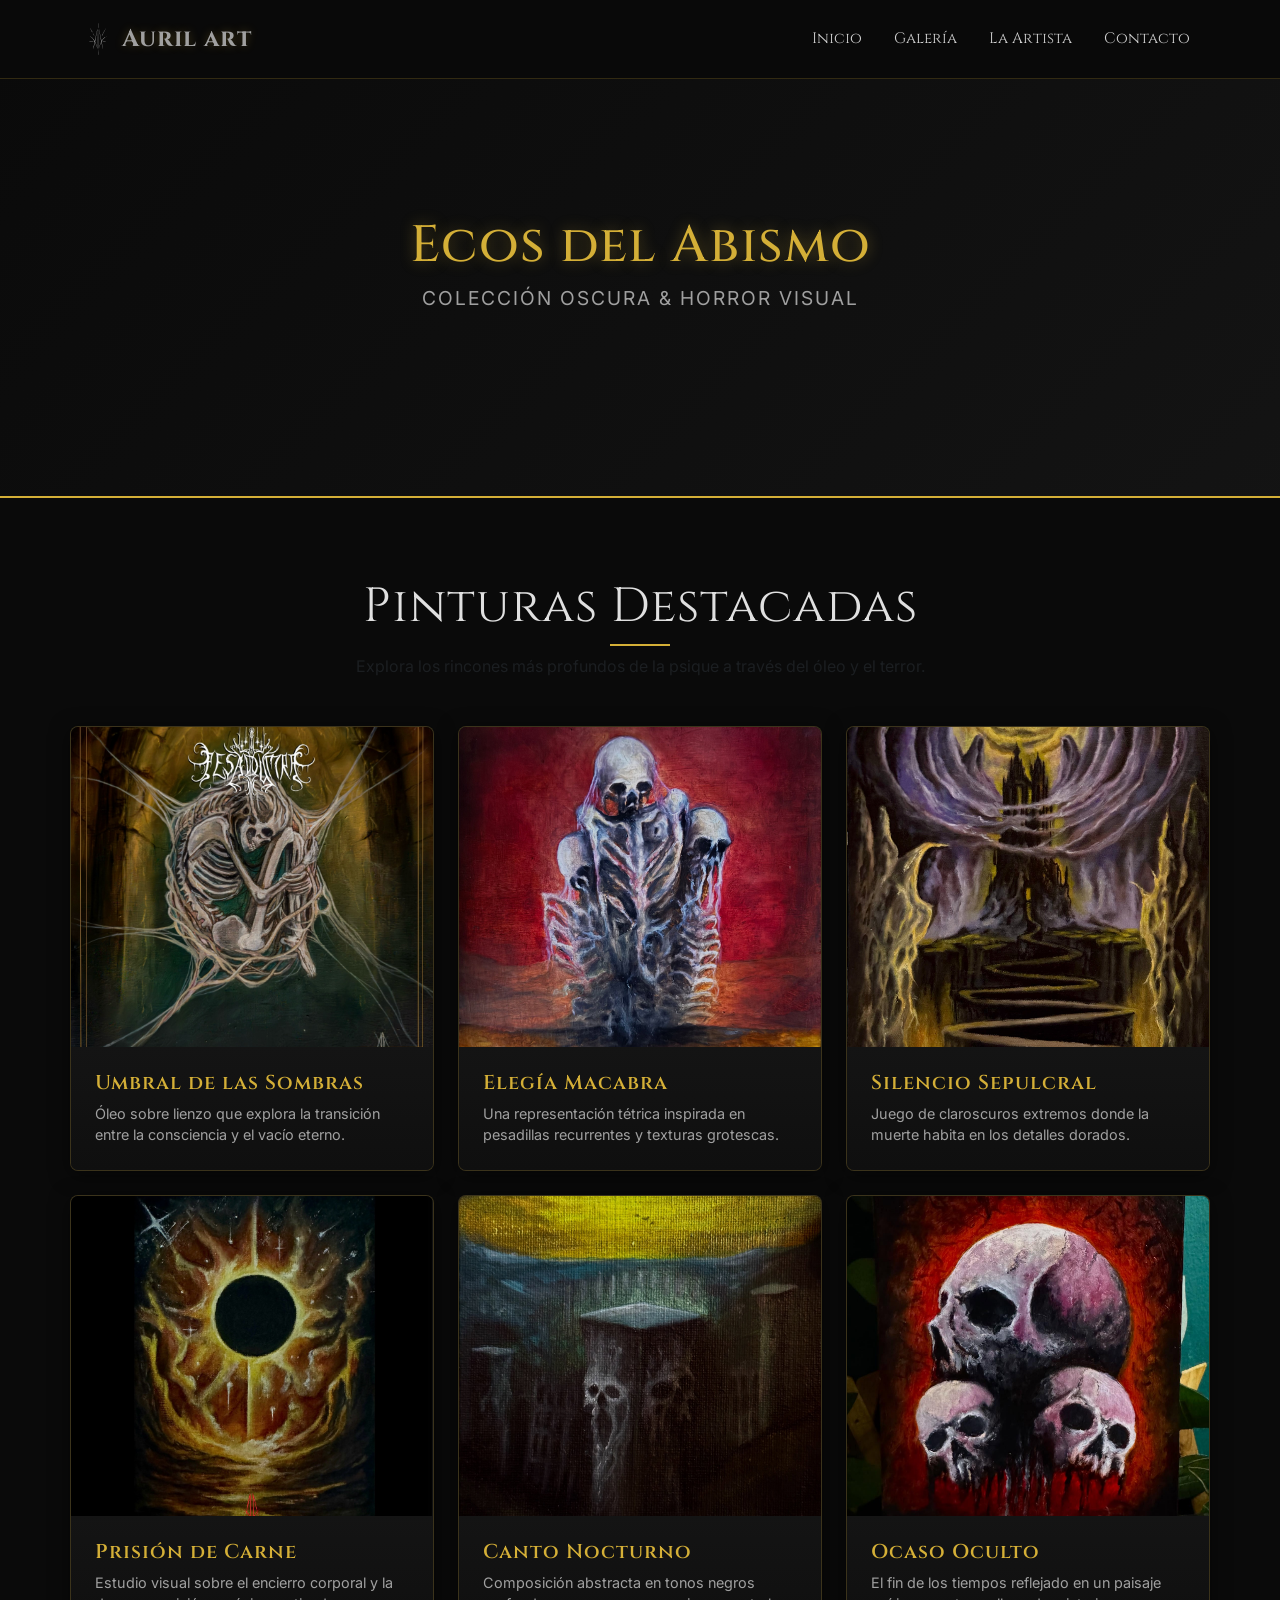
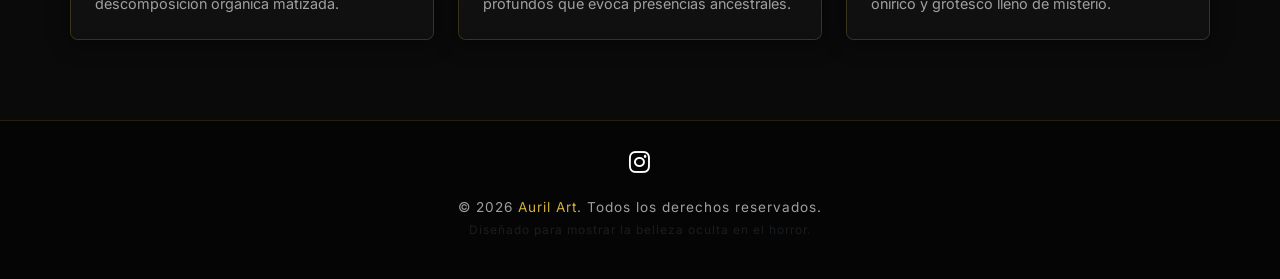
<file: index.html>
<!DOCTYPE html>
<html lang="es">

<head>
    <meta charset="UTF-8">
    <meta name="viewport" content="width=device-width, initial-scale=1.0">
    <title>Galería Nocturna | Arte Dark & Horror</title>
    <link href="https://cdn.jsdelivr.net/npm/bootstrap@5.3.0/dist/css/bootstrap.min.css" rel="stylesheet">
    <link
        href="https://fonts.googleapis.com/css2?family=Cinzel:wght@400;600;700&family=Inter:wght@300;400;500&display=swap"
        rel="stylesheet">
    <link rel="stylesheet" href="https://cdnjs.cloudflare.com/ajax/libs/font-awesome/6.4.0/css/all.min.css">
    <link rel="stylesheet" href="./CSS/styles.css">
</head>

<body>
    <header>
        <div id="navbar-placeholder"></div>
    </header>

    <section class="hero-banner mt-5">
        <div class="container hero-content">
            <h1 class="gold-title">Ecos del Abismo</h1>
            <p>Colección Oscura & Horror Visual</p>
        </div>
    </section>

    <main class="container gallery-container" id="galeria">
        <div class="text-center mb-5">
            <h2 class="gold-title display-5 mb-2">Pinturas Destacadas</h2>
            <div class="gold-divider"></div>
            <p class="text-muted mt-2">Explora los rincones más profundos de la psique a través del óleo y el terror.
            </p>
        </div>

        <div class="row g-4">
            <!-- Painting Item 1 -->
            <div class="col-sm-6 col-lg-4">
                <div class="art-card">
                    <div class="img-wrapper">
                        <img src="./img/paint-1.jpg"
                            alt="Umbral de las Sombras" loading="lazy">
                    </div>
                    <div class="art-info">
                        <h3 class="art-title">Umbral de las Sombras</h3>
                        <p class="art-desc">Óleo sobre lienzo que explora la transición entre la consciencia y el vacío
                            eterno.</p>
                    </div>
                </div>
            </div>

            <!-- Painting Item 2 -->
            <div class="col-sm-6 col-lg-4">
                <div class="art-card">
                    <div class="img-wrapper">
                        <img src="./img/paint-2.jpg"
                            alt="Elegía Macabra" loading="lazy">
                    </div>
                    <div class="art-info">
                        <h3 class="art-title">Elegía Macabra</h3>
                        <p class="art-desc">Una representación tétrica inspirada en pesadillas recurrentes y texturas
                            grotescas.</p>
                    </div>
                </div>
            </div>

            <!-- Painting Item 3 -->
            <div class="col-sm-6 col-lg-4">
                <div class="art-card">
                    <div class="img-wrapper">
                        <img src="./img/paint-3.jpg"
                            alt="Silencio sepulcral" loading="lazy">
                    </div>
                    <div class="art-info">
                        <h3 class="art-title">Silencio Sepulcral</h3>
                        <p class="art-desc">Juego de claroscuros extremos donde la muerte habita en los detalles
                            dorados.</p>
                    </div>
                </div>
            </div>

            <!-- Painting Item 4 -->
            <div class="col-sm-6 col-lg-4">
                <div class="art-card">
                    <div class="img-wrapper">
                        <img src="./img/paint-4.jpg"
                            alt="Prisión de Carne" loading="lazy">
                    </div>
                    <div class="art-info">
                        <h3 class="art-title">Prisión de Carne</h3>
                        <p class="art-desc">Estudio visual sobre el encierro corporal y la descomposición orgánica
                            matizada.</p>
                    </div>
                </div>
            </div>

            <!-- Painting Item 5 -->
            <div class="col-sm-6 col-lg-4">
                <div class="art-card">
                    <div class="img-wrapper">
                        <img src="./img/paint-5.jpg"
                            alt="Canto Nocturno" loading="lazy">
                    </div>
                    <div class="art-info">
                        <h3 class="art-title">Canto Nocturno</h3>
                        <p class="art-desc">Composición abstracta en tonos negros profundos que evoca presencias
                            ancestrales.</p>
                    </div>
                </div>
            </div>

            <!-- Painting Item 6 -->
            <div class="col-sm-6 col-lg-4">
                <div class="art-card">
                    <div class="img-wrapper">
                        <img src="./img/paint-6.jpg"
                            alt="Ocaso Oculto" loading="lazy">
                    </div>
                    <div class="art-info">
                        <h3 class="art-title">Ocaso Oculto</h3>
                        <p class="art-desc">El fin de los tiempos reflejado en un paisaje onírico y grotesco lleno de
                            misterio.</p>
                    </div>
                </div>
            </div>
        </div>
    </main>

    <div id="footer-placeholder"></div>

    <script src="https://cdn.jsdelivr.net/npm/bootstrap@5.3.0/dist/js/bootstrap.bundle.min.js"></script>
    <script src="./js/main.js"></script>
</body>

</html>
</file>
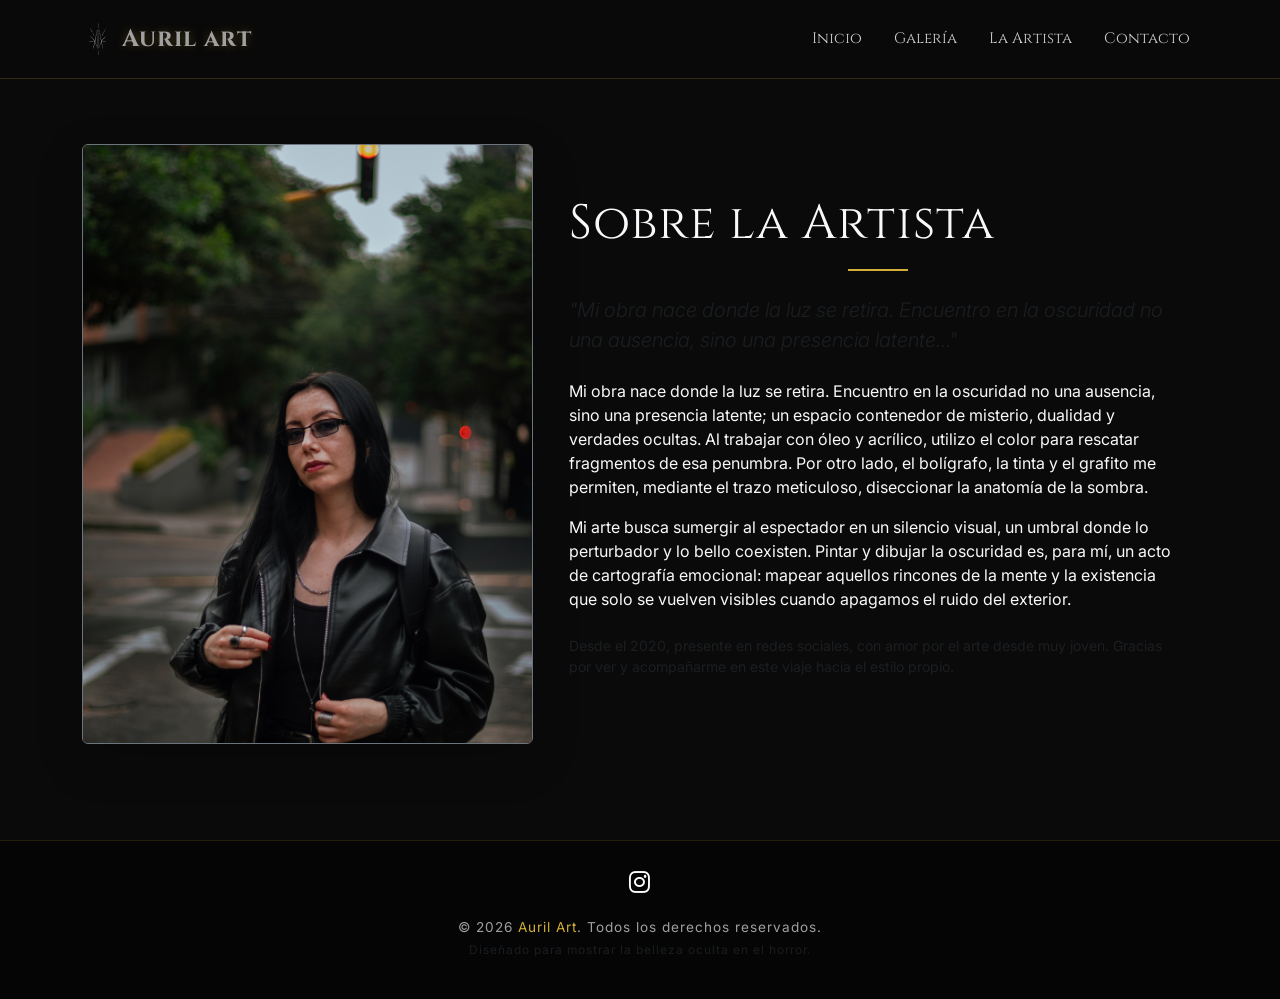
<file: artista.html>
<!DOCTYPE html>
<html lang="es">

<head>
    <meta charset="UTF-8">
    <meta name="viewport" content="width=device-width, initial-scale=1.0">
    <title>La Artista | Galería Nocturna Auril Art</title>
    <link href="https://cdn.jsdelivr.net/npm/bootstrap@5.3.0/dist/css/bootstrap.min.css" rel="stylesheet">
    <link
        href="https://fonts.googleapis.com/css2?family=Cinzel:wght@400;600;700&family=Inter:wght@300;400;500&display=swap"
        rel="stylesheet">
    <link rel="stylesheet" href="https://cdnjs.cloudflare.com/ajax/libs/font-awesome/6.4.0/css/all.min.css">
    <link rel="stylesheet" href="./CSS/styles.css">
</head>

<body>

    <header>
        <div id="navbar-placeholder"></div>
    </header>

    <!-- Sección Biografía / La Artista -->
    <main class="container my-5 pt-5">
        <div class="row align-items-center py-5">
            <!-- Foto de la Artista -->
            <div class="col-lg-5 mb-4 mb-lg-0 text-center">
                <div class="artist-img-wrapper p-0 border border-secondary rounded overflow-hidden shadow-lg"
                    style="height: 600px;">
                    <img src="./img/IMG_1553.jpg" alt="La Artista - Auril Art"
                        style="width: 100%; height: 100%; object-fit: cover;">
                </div>
            </div>

            <!-- Texto y Manifiesto -->
            <div class="col-lg-7 text-light px-lg-4">
                <h2 class="gold-title display-5 mb-3">Sobre la Artista</h2>
                <div class="gold-divider mb-4"></div>

                <p class="lead text-muted mb-4" style="font-style: italic;">
                    "Mi obra nace donde la luz se retira. Encuentro en la oscuridad no una ausencia, sino una presencia
                    latente..."
                </p>

                <p class="mb-3">
                    Mi obra nace donde la luz se retira. Encuentro en la oscuridad no una ausencia, sino una presencia
                    latente; un espacio contenedor de misterio, dualidad y verdades ocultas. Al trabajar con óleo y
                    acrílico, utilizo el color para rescatar fragmentos de esa penumbra. Por otro lado, el bolígrafo, la
                    tinta y el grafito me permiten, mediante el trazo meticuloso, diseccionar la anatomía de la sombra.
                </p>

                <p class="mb-3">
                    Mi arte busca sumergir al espectador en un silencio visual, un umbral donde lo perturbador y lo
                    bello coexisten. Pintar y dibujar la oscuridad es, para mí, un acto de cartografía emocional: mapear
                    aquellos rincones de la mente y la existencia que solo se vuelven visibles cuando apagamos el ruido
                    del exterior.
                </p>

                <p class="text-muted small mt-4">
                    Desde el 2020, presente en redes sociales, con amor por el arte desde muy joven. Gracias por ver y
                    acompañarme en este viaje hacia el estilo propio.
                </p>
            </div>
        </div>
    </main>

    <div id="footer-placeholder"></div>

    <!-- Bootstrap 5 JS Bundle CDN -->
    <script src="https://cdn.jsdelivr.net/npm/bootstrap@5.3.0/dist/js/bootstrap.bundle.min.js"></script>
    <script src="./js/main.js"></script>
</body>

</html>
</file>
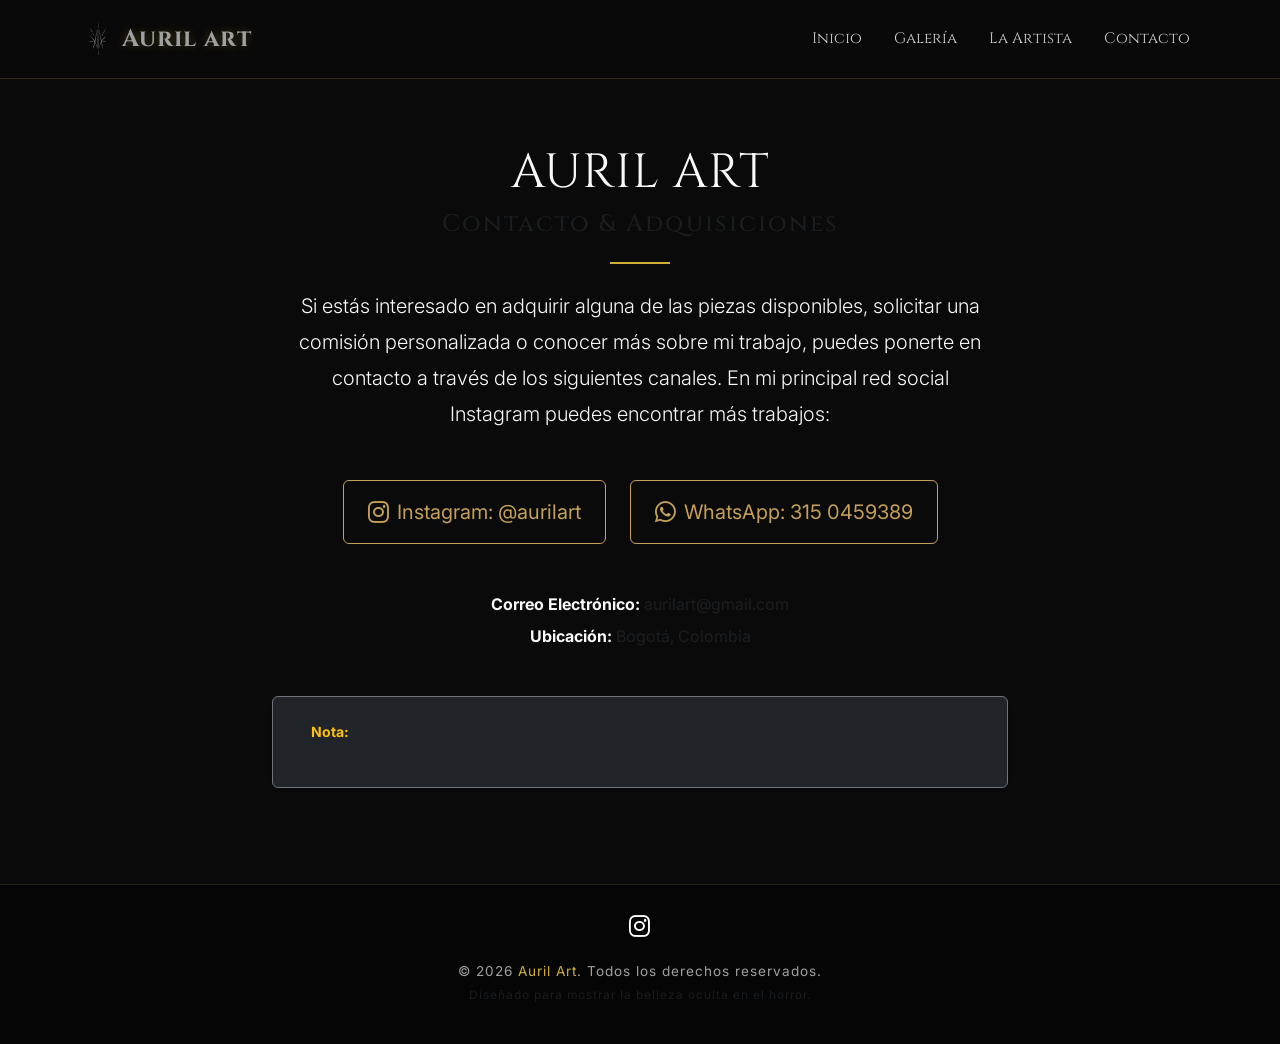
<file: contacto.html>
<!DOCTYPE html>
<html lang="es">

<head>
    <meta charset="UTF-8">
    <meta name="viewport" content="width=device-width, initial-scale=1.0">
    <title>Contacto & Adquisiciones | Auril Art</title>
    <link href="https://cdn.jsdelivr.net/npm/bootstrap@5.3.0/dist/css/bootstrap.min.css" rel="stylesheet">
    <link href="https://fonts.googleapis.com/css2?family=Cinzel:wght@400;600;700&family=Inter:wght@300;400;500&display=swap" rel="stylesheet">
    <link rel="stylesheet" href="https://cdnjs.cloudflare.com/ajax/libs/font-awesome/6.4.0/css/all.min.css">
    <link rel="stylesheet" href="./CSS/styles.css">
</head>

<body>

    <!-- Header con Navbar Modular -->
    <div id="navbar-placeholder"></div>

    <!-- Sección de Contacto -->
    <main class="container my-5 pt-5 text-light text-center">
        <div class="row justify-content-center py-5">
            <div class="col-lg-8">
                <h2 class="gold-title display-5 mb-2">AURIL ART</h2>
                <h4 class="text-muted mb-4" style="font-family: 'Cinzel', serif; letter-spacing: 2px;">Contacto & Adquisiciones</h4>
                <div class="gold-divider mx-auto mb-4"></div>

                <p class="lead mb-5 px-md-4" style="line-height: 1.8;">
                    Si estás interesado en adquirir alguna de las piezas disponibles, solicitar una comisión personalizada o conocer más sobre mi trabajo, puedes ponerte en contacto a través de los siguientes canales. En mi principal red social Instagram puedes encontrar más trabajos:
                </p>

                <!-- Canales de Contacto Directo -->
                <div class="d-flex flex-column flex-md-row justify-content-center align-items-center gap-4 mb-5">
                    
                    <!-- Instagram -->
                    <a href="https://www.instagram.com/aurilart/" target="_blank" rel="noopener noreferrer" class="btn btn-outline-warning d-flex align-items-center gap-2 px-4 py-3 fs-5" style="border-color: #c5a059; color: #c5a059;">
                        <i class="fa-brands fa-instagram fs-4"></i> Instagram: @aurilart
                    </a>

                    <!-- WhatsApp Directo -->
                    <a href="https://wa.me/573150459389?text=Hola,%20estoy%20interesado%20en%20las%20obras%20de%20Auril%20Art" target="_blank" rel="noopener noreferrer" class="btn btn-outline-warning d-flex align-items-center gap-2 px-4 py-3 fs-5" style="border-color: #c5a059; color: #c5a059;">
                        <i class="fa-brands fa-whatsapp fs-4"></i> WhatsApp: 315 0459389
                    </a>

                </div>

                <!-- Correo y Ubicación -->
                <div class="mb-5 text-muted">
                    <p class="mb-2"><strong class="text-light">Correo Electrónico:</strong> aurilart@gmail.com</p>
                    <p class="mb-0"><strong class="text-light">Ubicación:</strong> Bogotá, Colombia</p>
                </div>

                <!-- Nota aclaratoria -->
                <div class="p-4 border border-secondary rounded bg-dark shadow-sm">
                    <p class="small text-muted mb-0">
                        <strong class="text-warning">Nota:</strong> Algunas de las obras anteriormente expuestas, están disponibles para la venta o para uso con licencia y demás disposiciones que pueden ser acordadas entre artistas.
                    </p>
                </div>
            </div>
        </div>
    </main>

    <!-- Footer Modular -->
    <div id="footer-placeholder"></div>

    <!-- Script para cargar Navbar y Footer dinámicamente -->
    <script>
        document.addEventListener("DOMContentLoaded", function() {
            fetch("navbar.html")
                .then(response => response.text())
                .then(data => { document.getElementById("navbar-placeholder").innerHTML = data; });

            fetch("footer.html")
                .then(response => response.text())
                .then(data => { document.getElementById("footer-placeholder").innerHTML = data; });
        });
    </script>

    <!-- Bootstrap 5 JS Bundle CDN -->
    <script src="https://cdn.jsdelivr.net/npm/bootstrap@5.3.0/dist/js/bootstrap.bundle.min.js"></script>
</body>

</html>
</file>
<file: CSS/styles.css>
/* STREAMING_CHUNK:Defining root variables and global styles... */
:root {
--bg-deep: #0a0a0a;
--bg-card: #141414;
--gold: #d4af37;
--gold-light: #f3e5ab;
--gold-dark: #aa8c2c;
--text-muted: #a0a0a0;
}

body {
background-color: var(--bg-deep);
color: #e0e0e0;
font-family: 'Inter', sans-serif;
overflow-x: hidden;
}

h1, h2, h3, h4, .navbar-brand, .gold-title {
font-family: 'Cinzel', serif;
letter-spacing: 1px;
}

.Auril_Art{
    color: white;
}
/* STREAMING_CHUNK:Styling navigation bar components... */
.navbar-dark-custom {
background-color: rgba(10, 10, 10, 0.95);
backdrop-filter: blur(10px);
border-bottom: 1px solid rgba(212, 175, 55, 0.2);
}

.navbar-brand {
color: var(--text-muted) !important;
font-weight: 700;
font-size: 1.5rem;
text-shadow: 0 0 10px rgba(212, 175, 55, 0.3);
}

.nav-link {
color: #d1d1d1 !important;
transition: color 0.3s ease;
font-family: 'Cinzel', serif;
font-size: 0.95rem;
}

.nav-link:hover, .nav-link.active {
color: var(--gold) !important;
text-shadow: 0 0 8px rgba(212, 175, 55, 0.4);
}

.navbar-toggler {
border-color: var(--gold);
}

.navbar-toggler-icon {
background-image: url("data:image/svg+xml,%3csvg xmlns='http://www.w3.org/2000/svg' viewBox='0 0 30 30'%3e%3cpath stroke='rgba%28212, 175, 55, 0.8%29' stroke-linecap='round' stroke-miterlimit='10' stroke-width='2' d='M4 7h22M4 15h22M4 23h22'/%3e%3c/svg%3e");
}

/* STREAMING_CHUNK:Styling hero banner layout... */
.hero-banner {
height: 50vh;
min-height: 350px;
background: linear-gradient(135deg, rgba(10,10,10,0.85) 0%, rgba(20,20,20,0.95) 100%),
url('https://images.unsplash.com/photo-1518709268805-4e9042af9f23?q=80&w=1600&auto=format&fit=crop') center/cover no-repeat;
border-bottom: 2px solid var(--gold);
display: flex;
align-items: center;
justify-content: center;
text-align: center;
position: relative;
}

.hero-content h1 {
color: var(--gold);
font-size: clamp(2rem, 4vw, 3.8rem);
margin-bottom: 0.5rem;
text-shadow: 0 0 15px rgba(212, 175, 55, 0.4);
}

.hero-content p {
color: var(--text-muted);
font-size: clamp(0.9rem, 1.5vw, 1.2rem);
letter-spacing: 2px;
text-transform: uppercase;
}

/* STREAMING_CHUNK:Styling gallery cards and hover effects... */
.gallery-container {
padding: 5rem 0;
}

.gold-divider {
width: 60px;
height: 2px;
background-color: var(--gold);
margin: 0 auto;
}

.art-card {
background-color: var(--bg-card);
border: 1px solid rgba(212, 175, 55, 0.2);
border-radius: 8px;
overflow: hidden;
transition: all 0.4s cubic-bezier(0.165, 0.84, 0.44, 1);
box-shadow: 0 4px 20px rgba(0, 0, 0, 0.5);
height: 100%;
}

.art-card:hover {
transform: translateY(-8px);
border-color: var(--gold);
box-shadow: 0 12px 30px rgba(212, 175, 55, 0.2);
}

.img-wrapper {
overflow: hidden;
position: relative;
height: 320px;
}

.art-card img {
width: 100%;
height: 100%;
object-fit: cover;
transition: transform 0.6s ease;
}

.art-card:hover img {
transform: scale(1.08);
}

.art-info {
padding: 1.5rem;
background: linear-gradient(to bottom, var(--bg-card), #0f0f0f);
}

.art-title {
color: var(--gold);
font-size: 1.25rem;
margin-bottom: 0.5rem;
font-weight: 600;
}

.art-desc {
color: var(--text-muted);
font-size: 0.9rem;
margin-bottom: 0;
line-height: 1.5;
}

/* STREAMING_CHUNK:Styling footer component... */
footer {
background-color: #050505;
border-top: 1px solid rgba(212, 175, 55, 0.15);
padding: 2.5rem 0;
text-align: center;
color: var(--text-muted);
font-size: 0.85rem;
letter-spacing: 1px;
}

footer span {
color: var(--gold);
}

footer .social-icon {
    transition: opacity 0.3s ease, transform 0.3s ease;
    display: inline-block;
}

footer .social-icon:hover {
    opacity: 0.7;
    transform: scale(1.1);
}
</file>
